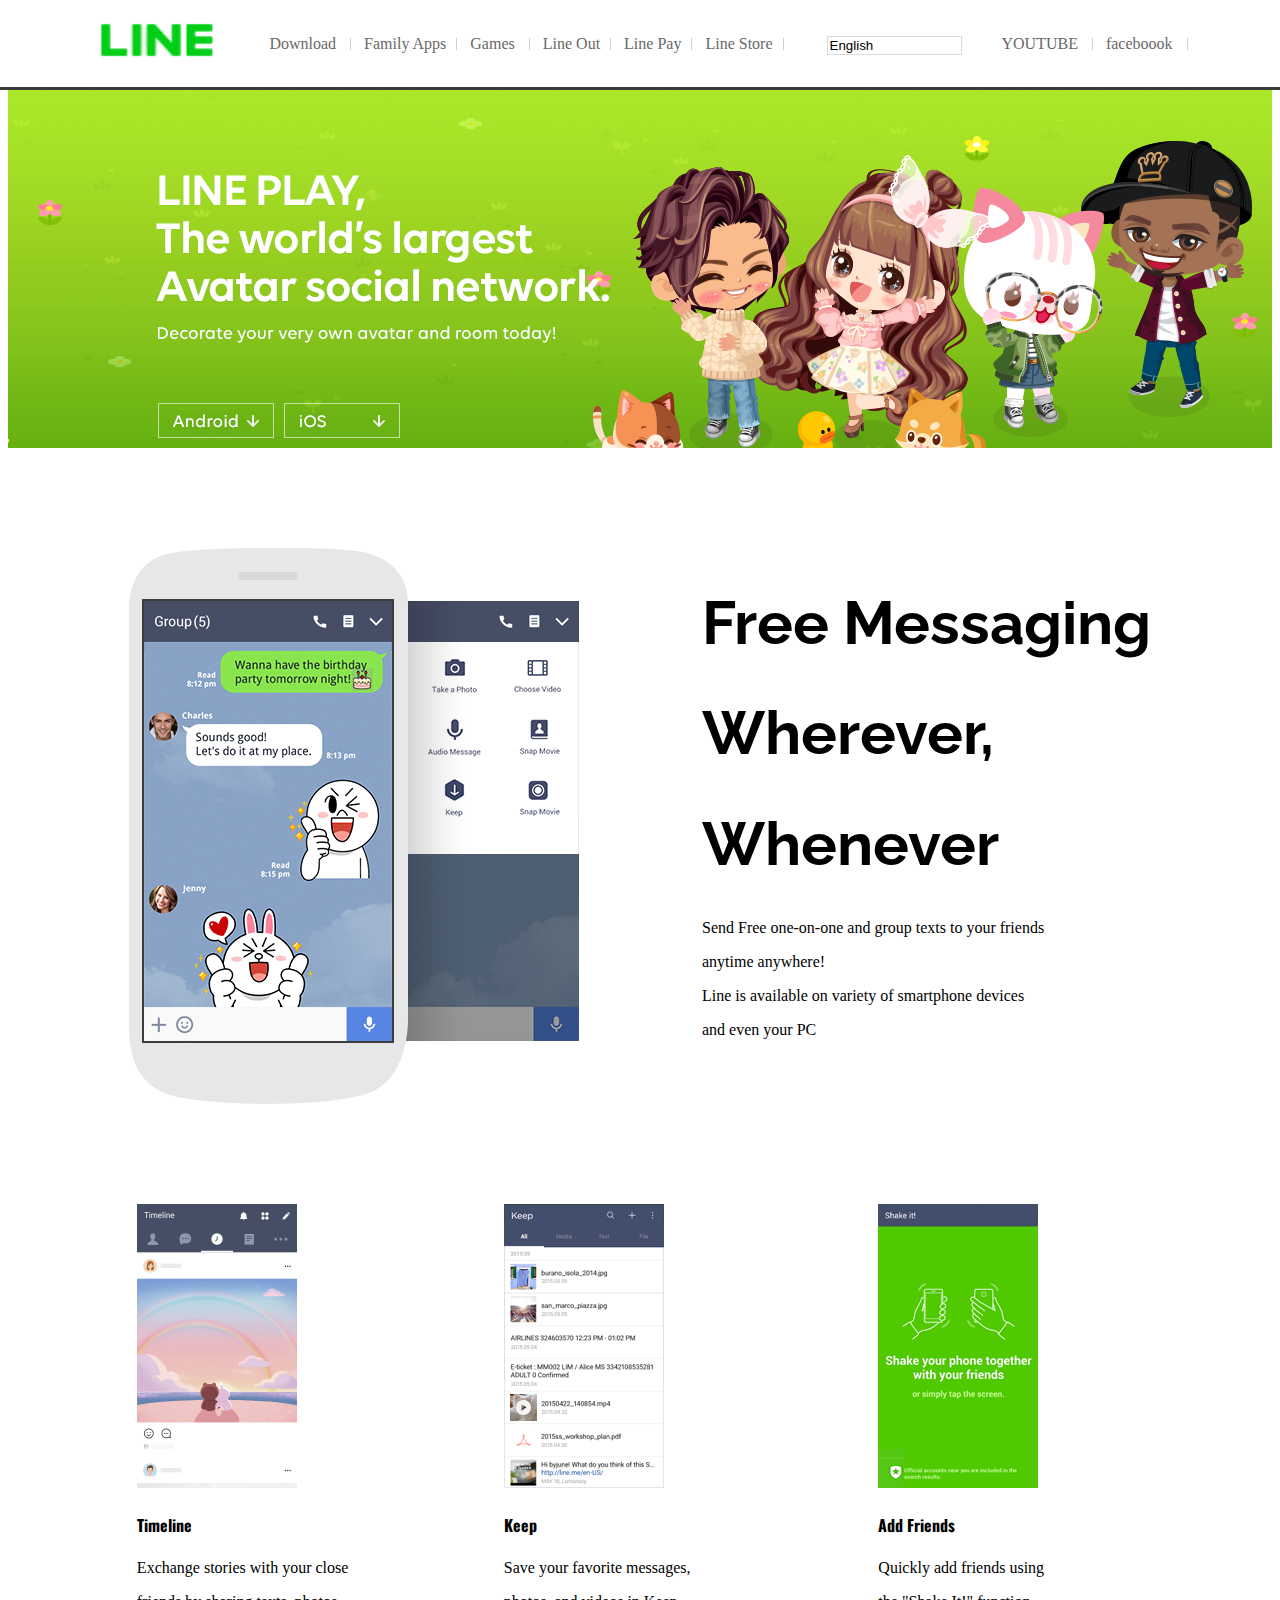
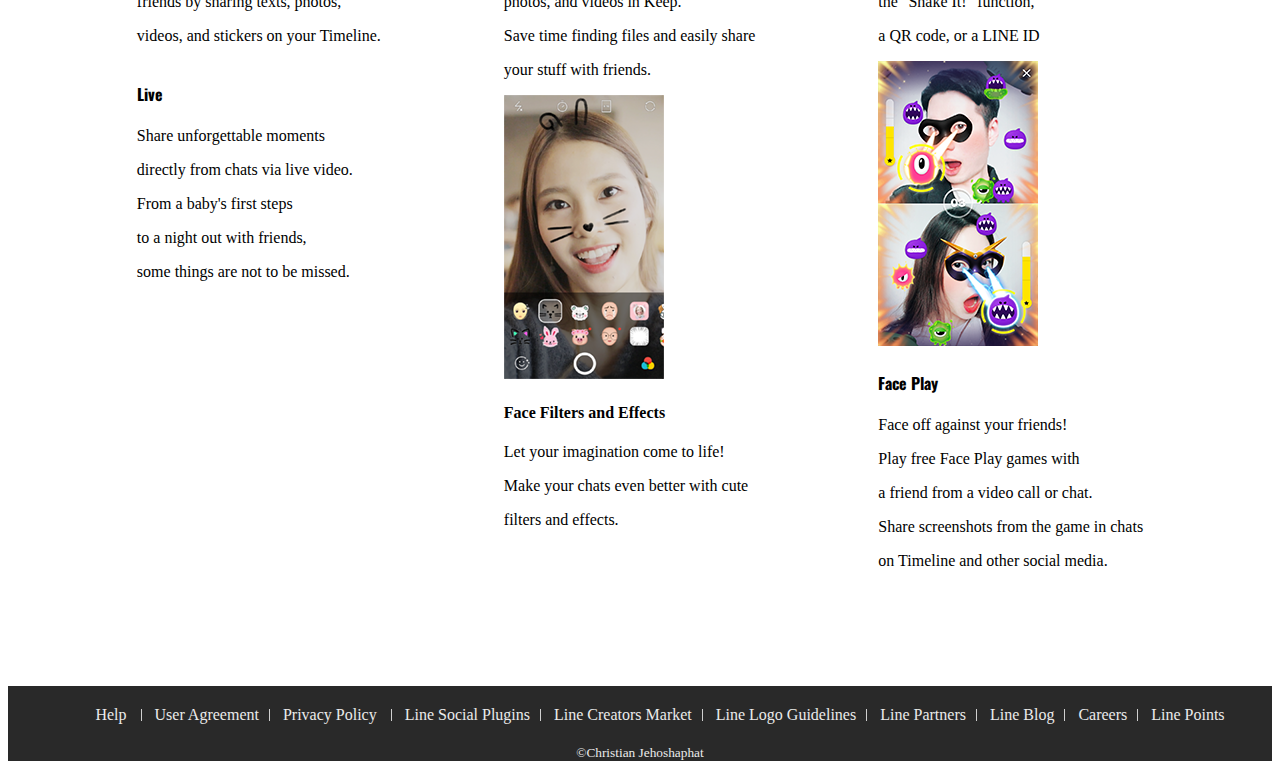
<file: index.html>
<!DOCTYPE html>
<html lang="en">
  <head>
    <meta charset="UTF-8" />
    <meta name="viewport" content="width=device-width, initial-scale=1.0" />
    <meta http-equiv="X-UA-Compatible" content="ie=edge" />
    <title>LINE : Free Messaging App</title>
    <link
      href="https://fonts.googleapis.com/css?family=Raleway:100,200"
      rel="stylesheet"
    />
    <link href="https://fonts.googleapis.com/css?family=Oswald:600" rel="stylesheet">
    <link href="https://fonts.googleapis.com/css?family=Raleway:200" rel="stylesheet">

    <link rel="stylesheet" href="./assets/css/index.css"
  </head>

  <body>
    <div class="header">
      <header class="wrapfix">
        <div class="navigation">
          <div class=" navleft">
            <h1 class="logo"></h1>
            <ul class="list">
              <li>
                <a href="/nav/download">Download</a>
                <span class="navseparator"></span>
              </li>
              <li>
                <a href="/nav/fmlapp">Family Apps</a
                ><span class="navseparator"></span>
              </li>
              <li><a href="/nav/games">Games</a>
                <span class="navseparator"></span>
              </li>
              <li>
                <a href="/nav/lineout">Line Out</a
                ><span class="navseparator"></span>
              </li>
              <li>
                <a href="/nav/linepay">Line Pay</a
                ><span class="navseparator"></span>
              </li>
              <li>
                <a href="/nav/linestore">Line Store</a
                ><span class="navseparator"></span>
              </li>
            </ul>
          </div>

          <div class="navright">
            <input type="text" value="English" readonly class="language">
            <ul class="list">
              <li class="yt">
                <a href="http://www.youtube.com/user/LineAppGlobal">YOUTUBE</a>
                <span class="navseparator"></span>
              </li>

              <li class="fb">
                <a href="https://www.facebook.com/line.worldwide">faceboook</a>
                <span class="navseparator"></span>
              </li>
            </ul>
          </div>
        </div>
      </header>
    </div>
    <section><div class="swipe"></div></section>
    <section>
      <div class="lineintro">
        <img src="./assets/images/lineph.png" alt="Line Messaging" />
        <span class="introseparator"></span>
        <div>
          <div class="introtexta">
            <h1>Free Messaging</h1>
            <h1>Wherever,</h1>
            <h1>Whenever</h1>
          </div>
          <div>
            <p>Send Free one-on-one and group texts to your friends</p>
            <p>anytime anywhere!</p>
            <p>Line is available on variety of smartphone devices</p>
            <p>and even your PC</p>
          </div>
        </div>
      </div>
    </section>
    <section>
        <div class="lineintro">
          <div class="feature">
            <div>
              <img src="./assets/images/tl.png" alt="Timeline">
              <h4 class="head4">
                Timeline
              </h4>
              <p class="paragraph">
                  <p>Exchange stories with your close</p>
                  <p>friends by sharing texts, photos,</p>
                  <p>videos, and stickers on your Timeline.</p>
              </p>
            </div>
            <div>
                <h4 class="head4">
                Live
              </h4>
              <p class="paragraph">
                  <p>Share unforgettable moments</p>
                  <p>directly from chats via live video.</p>
                  <p>From a baby's first steps</p>
                  <p>to a night out with friends,</p>
                  <p>some things are not to be missed.</p>
              </p>
            </div>
          </div>
          <span class="introseparator"></span>
          <div class="feature">
            <div>
              <img src="./assets/images/keep.png" alt="Keep">
              <h4 class="head4">Keep</h4>
              <p>
                  <p>Save your favorite messages,</p>
                  <p>photos, and videos in Keep.</p>
                  <p>Save time finding files and easily share</p>
                  <p>your stuff with friends.</p>
                </p>
            </div>
            <div>
              <img src="./assets/images/filter.png" alt="Face Filters and Effects">
              <h4>Face Filters and Effects</h4>
              <p class="paragraph">
                  <p>Let your imagination come to life!</p>
                  <p>Make your chats even better with cute</p>
                  <p>filters and effects.</p>
              </p>
            </div>
            <span class="featureseparator"></span>
          </div>
          <span class="introseparator"></span>
          <div class="feature">
            <div>
              <img src="./assets/images/addfriend.png" alt="Add Friends">
              <h4 class="head4">Add Friends</h4>
              <p class="paragraph">
                  <p>Quickly add friends using</p>
                  <p>the "Shake It!" function,</p>
                  <p>a QR code, or a LINE ID</p>

                  </p>
            </div>
            <div>
              <img src="./assets/images/faceplay.png" alt="Face Play">
              <h4 class="head4">Face Play</h4>
              <p>
                <p>Face off against your friends!</p>
                <p>Play free Face Play games with</p>
                <p>a friend from a video call or chat.</p>
                <p>Share screenshots from the game in chats</p>
                <p> on Timeline and other social media.</p>
              </p>
            </div>
            <span class="featureseparator"></span>
          </div>
        </div>
    </section>

    <div>
        <footer class="footer">
            <div class="wrapfoot">
              <ul class="list">
                <li class="footref">
                  <a href="/nav/download">Help</a>
                  <span class="navseparator"></span>
                </li>
                <li>
                  <a href="/nav/fmlapp">User Agreement</a
                  ><span class="navseparator"></span>
                </li>
                <li><a href="/nav/games">Privacy Policy</a>
                  <span class="navseparator"></span>
                </li>
                <li>
                  <a href="/nav/lineout">Line Social Plugins</a
                  ><span class="navseparator"></span>
                </li>
                <li>
                  <a href="/nav/linepay">Line Creators Market</a
                  ><span class="navseparator"></span>
                </li>
                <li>
                  <a href="/nav/linestore">Line Logo Guidelines</a
                  ><span class="navseparator"></span>
                </li>
                <li>
                    <a href="/nav/fmlapp">Line Partners</a
                    ><span class="navseparator"></span>
                </li>
                <li>
                    <a href="/nav/fmlapp">Line Blog</a
                    ><span class="navseparator"></span>
                </li>
                <li>
                    <a href="/nav/fmlapp">Careers</a
                    ><span class="navseparator"></span>
                </li>
                <li>
                    <a href="/nav/fmlapp">Line Points</a
                </li>
              </ul>
              <div class="copyright">
              <small>©Christian Jehoshaphat</small>
              </div>
            </div>
          </footer>
      </div>
  </body>
</html>
</file>
<file: assets/css/index.css>
.header {
  position: relative;
}
.list {
  display: flex;
  list-style: none;
  line-height: 25px;
}
.header .wrapfix {
  display: flex;
  justify-content: center;
  position: fixed;
  top: 0;
  left: 0;
  border-bottom: 3px solid #3b3b3b;
  background: #fff;
  z-index: 10;
  width: 100%;
}

.header .wrapfix .navigation {
  display: flex;
  justify-content: space-between;
  margin: 0 auto;
}

.header .wrapfix .navigation .navleft {
  display: flex;
  justify-content: flex-start;
  margin: 10px;
  padding: 5px;
  position: center 0;
}

.navigation .navleft a {
  text-decoration: none;
  line-height: 25px;
  color: #696868;
}

.navigation .navleft .list {
  display: flex;
  list-style: none;
  line-height: 25px;
}

.header .wrapfix .navigation .navleft .logo {
  background-image: url(../images/line.png);
  width: 150px;
  height: 50px;
  background-size: 150px 50px;
  margin: 0px;
}

.navseparator {
  display: inline-block;
  width: 0;
  margin-right: 13px;
  margin-left: 10px;
  border-left: 1px solid #cfcfcf;
  vertical-align: -1px;
  height: 12px;
}

.navigation .navright a {
  text-decoration: none;
  line-height: 25px;
  color: #696868;
}

.navigation .navright {
  display: flex;
  justify-content: flex-start;
  margin: 10px;
  padding: 5px;
  position: center 0;
  color: #696868;
}

.language {
  position: initial;
  display: block;
  width: 129px;
  height: 15px;
  border: 1px solid rgb(219, 219, 219);
  text-align: left;
  line-height: 0px;
  margin-top: 21px;
  cursor: pointer;
  font: 100;
}

.swipe {
  display: flex;
  justify-content: center;
  width: 100%;
  height: 440px;
  margin: 0px;
  background-image: url(../images/linefeeds.png);
  background-repeat: no-repeat;
  background-position: center 80px;
}

.lineintro {
  display: flex;
  justify-content: center;
  width: 100%;
  height: auto;
  margin: 100px 0px 100px 0px;
}

.lineintro .introseparator {
  display: inline-block;
  width: 100px;
  margin-right: 13px;
  margin-left: 10px;
}

.lineintro .introtexta {
  font-size: 30px;
  font-family: "Raleway", sans-serif;
  font-weight: lighter;
}

.lineintro .feature {
  display: flex;
  flex-direction: column;
}

.lineintro .feature .head4 {
  font-family: "Oswald", sans-serif;
}

.lineintro.feature .paragraph {
  font-family: "Raleway", sans-serif;
}

.lineintro .feature .featureseparator {
  display: inline-block;
  width: 100px;
  margin-right: 13px;
  margin-left: 10px;
}

.footer .wrapfoot {
  display: flex;
  justify-content: center;
  align-content: center;
  flex-direction: column;
  top: 0;
  left: 0;
  background: #292929;
  z-index: 10;
  width: 100%;
}
.footer .wrapfoot .list {
  align-self: center;
}

.footer .wrapfoot .list a {
  text-decoration: none;
  line-height: 25px;
  color: #ebebeb;
}

.copyright {
  align-self: center;
  color: #ebebeb;
}
</file>
